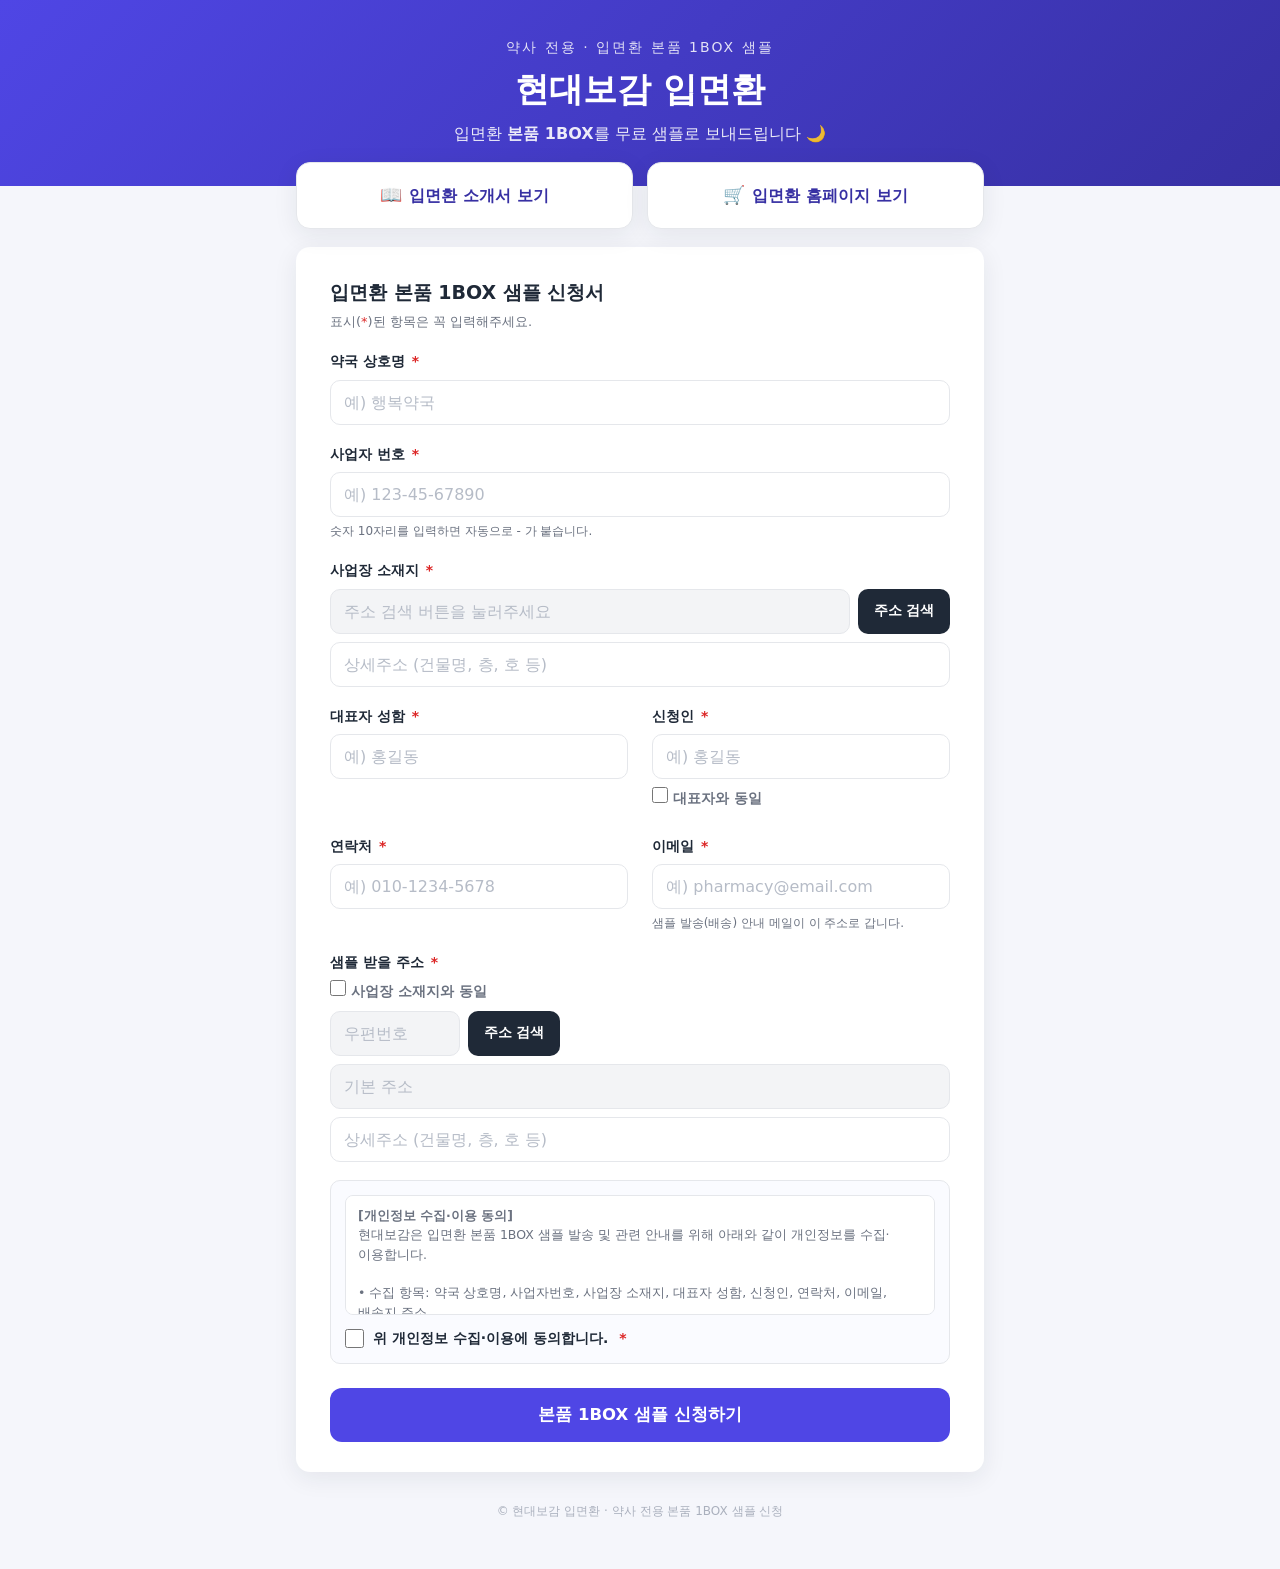
<file: index.html>
<!DOCTYPE html>
<html lang="ko">
<head>
  <meta charset="UTF-8" />
  <meta name="viewport" content="width=device-width, initial-scale=1.0" />
  <title>현대보감 입면환 본품 1BOX 샘플 신청 — 약사 전용</title>
  <meta name="description" content="약사님을 위한 현대보감 입면환 본품 1BOX 무료 샘플 신청 페이지입니다." />
  <link rel="stylesheet" href="css/style.css" />
  <!-- 다음(카카오) 우편번호 검색 서비스 (무료) -->
  <script src="//t1.daumcdn.net/mapjsapi/bundle/postcode/prod/postcode.v2.js"></script>
</head>
<body>

  <!-- ===== 상단 헤더 ===== -->
  <header class="site-header">
    <div class="brand" id="brandSub">약사 전용 · 입면환 본품 1BOX 샘플</div>
    <h1 id="brandName">현대보감 입면환</h1>
    <div class="desc">입면환 <b>본품 1BOX</b>를 무료 샘플로 보내드립니다 🌙</div>
  </header>

  <!-- ===== 상단 버튼 2개 ===== -->
  <nav class="top-buttons">
    <a class="top-btn" href="intro.html">
      <span class="ic">📖</span> 입면환 소개서 보기
    </a>
    <a class="top-btn" id="btnHomepage" href="#" target="_blank" rel="noopener">
      <span class="ic">🛒</span> 입면환 홈페이지 보기
    </a>
  </nav>

  <div class="wrap">

    <!-- ===== 신청 폼 ===== -->
    <form id="applyForm" class="card" novalidate>
      <h2>입면환 본품 1BOX 샘플 신청서</h2>
      <p class="card-desc">표시(<span style="color:#dc2626">*</span>)된 항목은 꼭 입력해주세요.</p>

      <!-- 약국 상호명 -->
      <div class="field full">
        <label>약국 상호명 <span class="req">*</span></label>
        <input type="text" id="f_pharmacy" placeholder="예) 행복약국" autocomplete="organization" />
      </div>

      <!-- 사업자번호 -->
      <div class="field full">
        <label>사업자 번호 <span class="req">*</span></label>
        <input type="text" id="f_biz" inputmode="numeric" placeholder="예) 123-45-67890" maxlength="12" />
        <div class="hint">숫자 10자리를 입력하면 자동으로 - 가 붙습니다.</div>
      </div>

      <!-- 사업장 소재지 -->
      <div class="field full">
        <label>사업장 소재지 <span class="req">*</span></label>
        <div class="addr-row">
          <input type="text" id="f_bizaddr" placeholder="주소 검색 버튼을 눌러주세요" readonly />
          <button type="button" class="btn-search" id="btnBizAddr">주소 검색</button>
        </div>
        <input type="text" id="f_bizaddr_detail" placeholder="상세주소 (건물명, 층, 호 등)" style="margin-top:8px" />
      </div>

      <!-- 대표자 성함 -->
      <div class="field">
        <label>대표자 성함 <span class="req">*</span></label>
        <input type="text" id="f_owner" placeholder="예) 홍길동" autocomplete="name" />
      </div>

      <!-- 신청인 -->
      <div class="field">
        <label>신청인 <span class="req">*</span></label>
        <input type="text" id="f_applicant" placeholder="예) 홍길동" />
        <label class="inline-check">
          <input type="checkbox" id="sameAsOwner" /> 대표자와 동일
        </label>
      </div>

      <!-- 연락처 -->
      <div class="field">
        <label>연락처 <span class="req">*</span></label>
        <input type="tel" id="f_phone" inputmode="numeric" placeholder="예) 010-1234-5678" maxlength="13" />
      </div>

      <!-- 이메일 -->
      <div class="field">
        <label>이메일 <span class="req">*</span></label>
        <input type="email" id="f_email" inputmode="email" placeholder="예) pharmacy@email.com" autocomplete="email" />
        <div class="hint">샘플 발송(배송) 안내 메일이 이 주소로 갑니다.</div>
      </div>

      <!-- 샘플 받을 주소 -->
      <div class="field full">
        <label>샘플 받을 주소 <span class="req">*</span></label>
        <label class="inline-check" style="margin-top:0;margin-bottom:8px">
          <input type="checkbox" id="sameAsBizAddr" /> 사업장 소재지와 동일
        </label>
        <div class="addr-row">
          <input type="text" id="f_zip" placeholder="우편번호" readonly style="max-width:130px" />
          <button type="button" class="btn-search" id="btnSampleAddr">주소 검색</button>
        </div>
        <input type="text" id="f_addr" placeholder="기본 주소" readonly style="margin-top:8px" />
        <input type="text" id="f_addr_detail" placeholder="상세주소 (건물명, 층, 호 등)" style="margin-top:8px" />
      </div>

      <!-- 개인정보 동의 -->
      <div class="field full">
        <div class="agree-box">
          <div class="agree-text">
            <strong>[개인정보 수집·이용 동의]</strong><br />
            현대보감은 입면환 본품 1BOX 샘플 발송 및 관련 안내를 위해 아래와 같이 개인정보를 수집·이용합니다.<br /><br />
            • 수집 항목: 약국 상호명, 사업자번호, 사업장 소재지, 대표자 성함, 신청인, 연락처, 이메일, 배송지 주소<br />
            • 이용 목적: 샘플 발송, 배송 안내, 제품 상담 및 영업 연락<br />
            • 보유 기간: 수집일로부터 3년(또는 동의 철회 시까지)<br />
            • 동의를 거부할 권리가 있으나, 거부 시 샘플 신청이 제한됩니다.
          </div>
          <label class="agree-check">
            <input type="checkbox" id="f_agree" /> 위 개인정보 수집·이용에 동의합니다. <span class="req">*</span>
          </label>
        </div>
      </div>

      <!-- 오류 메시지 영역 -->
      <div id="formMsg" class="msg msg-error hidden"></div>

      <!-- 제출 버튼 -->
      <button type="submit" class="btn" id="submitBtn" style="margin-top:6px">
        <span id="submitText">본품 1BOX 샘플 신청하기</span>
        <span id="submitSpin" class="spinner hidden"></span>
      </button>
    </form>

    <!-- ===== 신청 완료 화면 (처음엔 숨김) ===== -->
    <div id="doneScreen" class="card done hidden">
      <div class="check">✓</div>
      <h2>신청이 완료되었습니다!</h2>
      <p id="doneMsg">소중한 신청 감사합니다.<br />입면환 본품 1BOX 샘플을 빠르게 준비해서 보내드리겠습니다. 🌙</p>
      <button type="button" class="btn btn-line btn-sm" id="againBtn" style="margin-top:20px">새로 신청하기</button>
    </div>

    <div class="foot">© 현대보감 입면환 · 약사 전용 본품 1BOX 샘플 신청</div>
  </div>

  <!-- 스크립트 (순서 중요: config → api → apply) -->
  <script src="js/config.js"></script>
  <script src="js/api.js"></script>
  <script src="js/apply.js"></script>
</body>
</html>
</file>
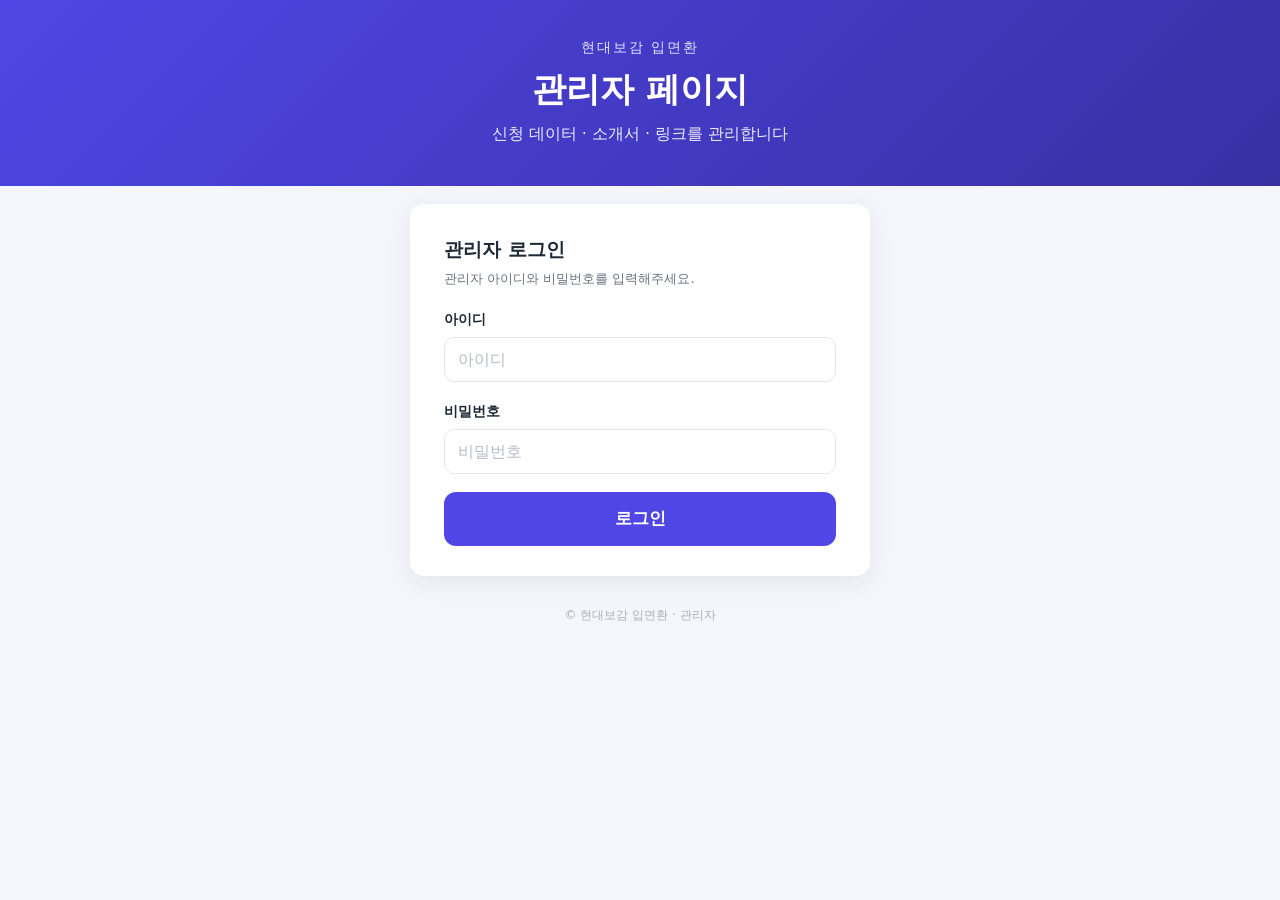
<file: admin.html>
<!DOCTYPE html>
<html lang="ko">
<head>
  <meta charset="UTF-8" />
  <meta name="viewport" content="width=device-width, initial-scale=1.0" />
  <title>관리자 페이지 — 현대보감 입면환</title>
  <meta name="robots" content="noindex, nofollow" />
  <link rel="stylesheet" href="css/style.css" />
</head>
<body>

  <header class="site-header">
    <div class="brand">현대보감 입면환</div>
    <h1>관리자 페이지</h1>
    <div class="desc">신청 데이터 · 소개서 · 링크를 관리합니다</div>
  </header>

  <div class="wrap wide">

    <!-- ===== 1) 로그인 화면 ===== -->
    <div id="loginBox" class="card">
      <h2>관리자 로그인</h2>
      <p class="card-desc">관리자 아이디와 비밀번호를 입력해주세요.</p>
      <div class="field">
        <label>아이디</label>
        <input type="text" id="loginId" placeholder="아이디" autocomplete="username" />
      </div>
      <div class="field">
        <label>비밀번호</label>
        <input type="password" id="loginPw" placeholder="비밀번호" autocomplete="current-password" />
      </div>
      <div id="loginMsg" class="msg msg-error hidden"></div>
      <button type="button" class="btn" id="loginBtn">
        <span id="loginText">로그인</span>
        <span id="loginSpin" class="spinner hidden"></span>
      </button>
    </div>

    <!-- ===== 2) 관리자 대시보드 (로그인 후) ===== -->
    <div id="dashboard" class="hidden">

      <!-- 탭 -->
      <div class="admin-tabs">
        <div class="admin-tab active" data-tab="data">📋 신청 데이터</div>
        <div class="admin-tab" data-tab="mail">📨 입점 권유 메일</div>
        <div class="admin-tab" data-tab="intro">🖼️ 소개서 이미지</div>
        <div class="admin-tab" data-tab="link">🔗 링크·알림</div>
        <div class="admin-tab" data-tab="pw">🔒 비밀번호</div>
      </div>

      <!-- (탭1) 신청 데이터: 구글 시트 임베드 -->
      <div id="tab-data" class="tab-panel card">
        <h2>신청 데이터 관리</h2>
        <p class="card-desc">아래에서 신청 내역을 직접 보고 수정할 수 있습니다. (송장번호 입력, 배송상태·계약 변경, 행 삭제 등)</p>
        <a id="openSheetBtn" class="btn btn-line btn-sm" target="_blank" rel="noopener" style="margin-bottom:10px;text-decoration:none">↗ 새 창에서 시트 크게 열기</a>
        <button type="button" id="fullscreenBtn" class="btn btn-line btn-sm" style="margin-bottom:10px;margin-left:6px">🔳 시트 전체화면</button>
        <iframe id="sheetFrame" class="sheet-frame" title="신청 데이터 시트"></iframe>
        <div class="msg msg-info" style="margin-top:12px">
          💡 시트가 "권한 필요"로 보이면, 이 브라우저에서 시트 주인 구글 계정으로 로그인되어 있는지 확인하세요.
        </div>
      </div>

      <!-- (탭) 입점 권유 메일 -->
      <div id="tab-mail" class="tab-panel hidden">

        <!-- ① 보낼 메일 내용 -->
        <div class="card mail-narrow">
          <h2>① 보낼 메일 내용</h2>
          <p class="card-desc">약국에 보낼 제목과 본문을 작성합니다. 본문에 <b>[약국명]</b>, <b>[약사명]</b>을 넣으면 발송할 때 각 약국 이름으로 자동으로 바뀝니다.</p>
          <div class="field">
            <label>메일 제목 (A안)</label>
            <input type="text" id="mailSubject" placeholder="예) 약국 전용 입면환 입점 제안" />
            <div class="hint">제목 앞에는 법에 따라 <b>(광고)</b>가 자동으로 붙습니다.</div>
          </div>
          <div class="field">
            <label>B안 제목 (A/B 테스트용)</label>
            <input type="text" id="mailSubjectB" placeholder="예) 수면 고객을 위한 입면환, 약국에 들여보세요" />
            <div class="hint">'A/B 테스트로 보내기'를 켜면, 명단 절반은 A안 제목, 나머지 절반은 B안 제목으로 보냅니다.</div>
          </div>
          <div class="field">
            <label>메일 본문</label>
            <textarea id="mailBody" rows="9" placeholder="안녕하세요. ..."></textarea>
          </div>
          <div class="field">
            <label>보내는 사람 이름</label>
            <input type="text" id="mailSenderName" placeholder="예) 현대보감" />
            <div class="hint">받는 약사에게 보이는 '보낸 사람' 이름입니다. (이메일 주소 자체는 시트를 소유한 구글 계정으로 나갑니다.)</div>
          </div>
          <div class="field">
            <label>보내는 사람 정보 (선택 — 비워도 발송됩니다)</label>
            <textarea id="mailSenderInfo" rows="3" placeholder="예) 현대보감 / 담당자 OOO / 010-0000-0000 / 서울시 ..."></textarea>
            <div class="hint">메일 맨 아래에 표시됩니다. 광고 메일은 보내는 사람 정보를 넣는 것이 원칙이라 채워두길 권합니다.</div>
          </div>
          <div class="field" style="background:#f0fdf4;border:1px solid #bbf7d0;border-radius:10px;padding:12px 14px">
            <label class="inline-check" style="font-size:14px;font-weight:700;color:var(--text);margin-top:0">
              <input type="checkbox" id="deliveryMode" /> 📬 도달률 우선 모드 (스팸함 회피)
            </label>
            <div class="hint" style="margin-top:6px">켜면 <b>추적 픽셀·링크를 빼고 단순 텍스트</b>로 보내 스팸함에 덜 빠집니다. (대신 <b>'읽음확인'은 작동 안 함</b>, 수신거부는 "회신"으로 받음) — <b>새 도메인은 켜두길 권장</b>합니다.</div>
          </div>
          <button type="button" class="btn" id="saveMailBtn">
            <span id="saveMailText">메일 내용 저장</span>
            <span id="saveMailSpin" class="spinner hidden"></span>
          </button>
          <div id="mailMsg" class="msg hidden" style="margin-top:12px;white-space:pre-line"></div>
        </div>

        <!-- ② 약국 명단 추가 -->
        <div class="card mail-narrow">
          <h2>② 약국 명단 추가</h2>
          <p class="card-desc">엑셀 양식에 채운 뒤 <b>복사·붙여넣기</b> 하거나 <b>CSV 파일</b>로 한꺼번에 올립니다. 칸 순서는 <b>약국명 · 약사/대표자명 · 이메일 · 연락처 · 주소 · 메모</b> 입니다. (빈칸은 비워두면 됩니다.)</p>
          <button type="button" class="btn btn-line btn-sm" id="downloadTemplateBtn" style="margin-bottom:18px">⬇ 엑셀 양식 내려받기</button>

          <div class="field">
            <label>방법 A · 엑셀에서 복사해서 붙여넣기</label>
            <textarea id="pasteBox" rows="6" placeholder="엑셀에서 약국명~메모 칸을 드래그로 복사한 뒤, 여기에 붙여넣기(Ctrl+V) 하세요."></textarea>
            <div class="hint">맨 윗줄이 '약국명' 같은 제목 줄이면 자동으로 건너뜁니다.</div>
          </div>
          <button type="button" class="btn" id="pasteAddBtn">
            <span id="pasteAddText">붙여넣은 명단 추가</span>
            <span id="pasteAddSpin" class="spinner hidden"></span>
          </button>

          <div class="field" style="margin-top:20px">
            <label>방법 B · CSV 파일 올리기</label>
            <input type="file" id="csvFile" accept=".csv,text/csv" />
            <div class="hint">엑셀에서 '다른 이름으로 저장 → CSV'로 만든 파일. 한글이 깨져도 자동 복구를 시도합니다.</div>
          </div>
          <button type="button" class="btn" id="csvAddBtn">
            <span id="csvAddText">CSV 파일 추가</span>
            <span id="csvAddSpin" class="spinner hidden"></span>
          </button>
          <div id="addMsg" class="msg hidden" style="margin-top:12px;white-space:pre-line"></div>
        </div>

        <!-- ②-2 전국 약국 자동 수집 (전화·우편용) -->
        <div class="card mail-narrow">
          <h2>②-2 · 전국 약국 자동 수집 (전화·우편용)</h2>
          <p class="card-desc">공공데이터로 약국(<b>약국명·주소·전화</b>)을 자동으로 DB에 추가합니다. <b>'전국'을 고르면 한 번 누르는 것으로 전국 약 2.5만 곳을 끝까지 나눠 채웁니다</b>(진행률 표시). ⚠️ <b>이메일은 제공되지 않아</b> 메일 발송엔 못 쓰고 전화·우편·방문 영업용입니다. (처음 한 번 공공데이터 인증키 발급 필요 — 사용설명서 참고)</p>
          <div class="field">
            <label>공공데이터 인증키</label>
            <input type="text" id="pharmApiKey" placeholder="공공데이터포털에서 발급받은 '일반 인증키(Encoding)'" />
            <div class="hint">한 번 입력하면 저장되어 계속 사용됩니다.</div>
          </div>
          <div class="field">
            <label>시 / 도</label>
            <select id="pharmSido">
              <option value="전국">🇰🇷 전국 (모든 시·도 한 번에)</option>
              <option value="서울특별시">서울특별시</option>
              <option value="부산광역시">부산광역시</option>
              <option value="대구광역시">대구광역시</option>
              <option value="인천광역시">인천광역시</option>
              <option value="광주광역시">광주광역시</option>
              <option value="대전광역시">대전광역시</option>
              <option value="울산광역시">울산광역시</option>
              <option value="세종특별자치시">세종특별자치시</option>
              <option value="경기도">경기도</option>
              <option value="강원도">강원도</option>
              <option value="충청북도">충청북도</option>
              <option value="충청남도">충청남도</option>
              <option value="전라북도">전라북도</option>
              <option value="전라남도">전라남도</option>
              <option value="경상북도">경상북도</option>
              <option value="경상남도">경상남도</option>
              <option value="제주특별자치도">제주특별자치도</option>
            </select>
          </div>
          <div class="field">
            <label>시 / 군 / 구 (선택 — '전국'이거나 비우면 시·도 전체)</label>
            <input type="text" id="pharmSigungu" placeholder="예) 강남구" />
          </div>
          <label class="inline-check" style="margin-bottom:12px">
            <input type="checkbox" id="collectClear" checked /> 기존 약국DB 명단을 비우고 새로 채우기 (추천 · 중복 방지)
          </label>
          <button type="button" class="btn" id="collectBtn">
            <span id="collectText">🏥 약국 자동 수집</span>
            <span id="collectSpin" class="spinner hidden"></span>
          </button>
          <div id="collectMsg" class="msg hidden" style="margin-top:12px;white-space:pre-line"></div>
        </div>

        <!-- ③ 메일 발송 -->
        <div class="card mail-narrow">
          <h2>③ 메일 발송</h2>
          <p class="card-desc">아래 ④ 시트에서 보낼 약국의 <b>선택(체크)</b> 칸을 켠 뒤 발송하세요. 먼저 <b>나에게 테스트 발송</b>으로 모양을 확인하시길 권합니다.</p>

          <div class="field">
            <label>테스트 받을 메일</label>
            <input type="text" id="testEmail" placeholder="예) 내 이메일 주소" />
          </div>
          <button type="button" class="btn btn-line" id="testSendBtn">
            <span id="testSendText">✉ 나에게 테스트 발송</span>
            <span id="testSendSpin" class="spinner hidden"></span>
          </button>

          <div class="field" style="margin-top:18px">
            <label>하루 최대 발송 통수</label>
            <input type="number" id="dailyLimit" min="1" max="1500" placeholder="90" />
            <div class="hint">구글 계정 하루 한도(보통 100통) 안에서, 한 번/하루에 보낼 최대 개수입니다.</div>
          </div>
          <label class="inline-check" style="margin-bottom:14px">
            <input type="checkbox" id="abCheck" /> A/B 테스트로 보내기 (제목 A·B를 절반씩)
          </label>
          <button type="button" class="btn" id="sendBtn">
            <span id="sendText">🚀 선택한(체크한) 약국에 지금 발송</span>
            <span id="sendSpin" class="spinner hidden"></span>
          </button>
          <div id="sendMsg" class="msg hidden" style="margin-top:12px;white-space:pre-line"></div>

          <hr style="border:none;border-top:1px solid #eee;margin:22px 0" />

          <h2 style="font-size:15px">⏰ 예약 / 하루 분할 발송</h2>
          <p class="card-desc">체크해둔 약국을 정한 시각에 자동 발송하거나, 매일 조금씩 나눠 보낼 수 있습니다.</p>
          <div id="scheduleStatus" class="msg msg-info" style="margin-bottom:12px">현재 예약/자동 발송 없음</div>
          <div class="field">
            <label>예약 발송 — 보낼 시각</label>
            <input type="datetime-local" id="scheduleAt" />
          </div>
          <button type="button" class="btn btn-line btn-sm" id="scheduleBtn">
            <span id="scheduleText">📅 이 시각에 1회 예약</span>
            <span id="scheduleSpin" class="spinner hidden"></span>
          </button>
          <button type="button" class="btn btn-line btn-sm" id="autoDailyBtn" style="margin-left:6px">
            <span id="autoDailyText">🔁 하루 분할 자동발송 켜기</span>
            <span id="autoDailySpin" class="spinner hidden"></span>
          </button>
          <button type="button" class="btn btn-line btn-sm" id="cancelScheduleBtn" style="margin-left:6px">✖ 예약·자동 모두 취소</button>
          <div id="scheduleMsg" class="msg hidden" style="margin-top:12px;white-space:pre-line"></div>

          <hr style="border:none;border-top:1px solid #eee;margin:22px 0" />

          <h2 style="font-size:15px">📥 답장 확인 · 📊 A/B 결과</h2>
          <button type="button" class="btn btn-line btn-sm" id="replyBtn">
            <span id="replyText">📥 답장(회신) 지금 확인</span>
            <span id="replySpin" class="spinner hidden"></span>
          </button>
          <button type="button" class="btn btn-line btn-sm" id="abStatsBtn" style="margin-left:6px">
            <span id="abStatsText">📊 A/B 읽음률 보기</span>
            <span id="abStatsSpin" class="spinner hidden"></span>
          </button>
          <div class="hint" style="margin-top:8px">답장은 매일 자동으로도 확인되어, 아래 시트의 '회신' 칸에 표시됩니다.</div>
          <div id="toolsMsg" class="msg hidden" style="margin-top:12px;white-space:pre-line"></div>
        </div>

        <!-- ④ 약국DB 시트 -->
        <div class="card" id="mailSheetBox">
          <h2>④ 약국DB (여기서 체크하세요)</h2>
          <p class="card-desc">보낼 약국의 'B열 선택' 체크박스를 켜고, 위 [선택한 약국에 발송]을 누르세요. 발송·읽음 결과도 여기에 표시됩니다.</p>
          <a id="openMailSheetBtn" class="btn btn-line btn-sm" target="_blank" rel="noopener" style="margin-bottom:10px;text-decoration:none">↗ 새 창에서 시트 크게 열기</a>
          <button type="button" id="mailFullscreenBtn" class="btn btn-line btn-sm" style="margin-bottom:10px;margin-left:6px">🔳 시트 전체화면</button>
          <iframe id="mailSheetFrame" class="sheet-frame" title="약국DB 시트"></iframe>
          <div class="msg msg-info" style="margin-top:12px">
            💡 명단을 추가한 뒤에는 이 시트가 자동으로 새로고침됩니다. 혹시 안 보이면 위 [새 창에서 열기]로 확인하세요.
          </div>
        </div>

      </div>

      <!-- (탭2) 소개서 이미지 -->
      <div id="tab-intro" class="tab-panel card hidden">
        <h2>소개서 이미지 관리</h2>
        <p class="card-desc">소개서로 보여줄 이미지를 올리거나 지울 수 있습니다. (여러 장 가능 · 위에서부터 순서대로 표시)</p>
        <div class="field">
          <label>이미지 올리기</label>
          <input type="file" id="introFile" accept="image/*" />
          <div class="hint">JPG, PNG 등 이미지 파일. 한 번에 한 장씩 올라갑니다.</div>
        </div>
        <button type="button" class="btn" id="uploadBtn">
          <span id="uploadText">이 이미지 올리기</span>
          <span id="uploadSpin" class="spinner hidden"></span>
        </button>
        <div id="uploadMsg" class="msg hidden" style="margin-top:12px"></div>

        <h2 style="margin-top:26px;font-size:15px">현재 등록된 소개서</h2>
        <div id="introList" style="margin-top:10px"></div>
      </div>

      <!-- (탭3) 링크 · 알림 -->
      <div id="tab-link" class="tab-panel card hidden">
        <h2>링크 · 알림 설정</h2>
        <p class="card-desc">구매 페이지 주소와, 신청 알림을 받을 메일을 설정합니다.</p>
        <div class="field">
          <label>구매 페이지 주소</label>
          <input type="text" id="homepageUrl" placeholder="https://..." />
          <div class="hint">[입면환 홈페이지 보기] 버튼을 누르면 이동할 주소입니다.</div>
        </div>
        <div class="field">
          <label>알림 받을 메일</label>
          <input type="text" id="notifyEmail" placeholder="예) repotion7@naver.com, repotion7@gmail.com" />
          <div class="hint">새 신청이 들어오면 이 메일로 알림이 갑니다. 여러 개를 받으려면 쉼표(,)로 구분하세요. (네이버+지메일 동시 추천)</div>
        </div>
        <button type="button" class="btn" id="saveLinkBtn">
          <span id="saveLinkText">저장하기</span>
          <span id="saveLinkSpin" class="spinner hidden"></span>
        </button>
        <div id="linkMsg" class="msg hidden" style="margin-top:12px"></div>
      </div>

      <!-- (탭4) 비밀번호 변경 -->
      <div id="tab-pw" class="tab-panel card hidden">
        <h2>관리자 정보 변경</h2>
        <p class="card-desc">아이디 또는 비밀번호를 바꿉니다. (바꾸지 않을 항목은 비워두세요)</p>
        <div class="field">
          <label>새 아이디 (선택)</label>
          <input type="text" id="newId" placeholder="비워두면 기존 아이디 유지" autocomplete="off" />
        </div>
        <div class="field">
          <label>새 비밀번호 (선택)</label>
          <input type="password" id="newPw" placeholder="비워두면 기존 비밀번호 유지" autocomplete="new-password" />
        </div>
        <button type="button" class="btn" id="savePwBtn">
          <span id="savePwText">변경하기</span>
          <span id="savePwSpin" class="spinner hidden"></span>
        </button>
        <div id="pwMsg" class="msg hidden" style="margin-top:12px"></div>
      </div>

      <button type="button" class="btn btn-line btn-sm" id="logoutBtn" style="margin-top:18px">로그아웃</button>
    </div>

    <div class="foot">© 현대보감 입면환 · 관리자</div>
  </div>

  <script src="js/config.js"></script>
  <script src="js/api.js"></script>
  <script src="js/admin.js"></script>
</body>
</html>
</file>
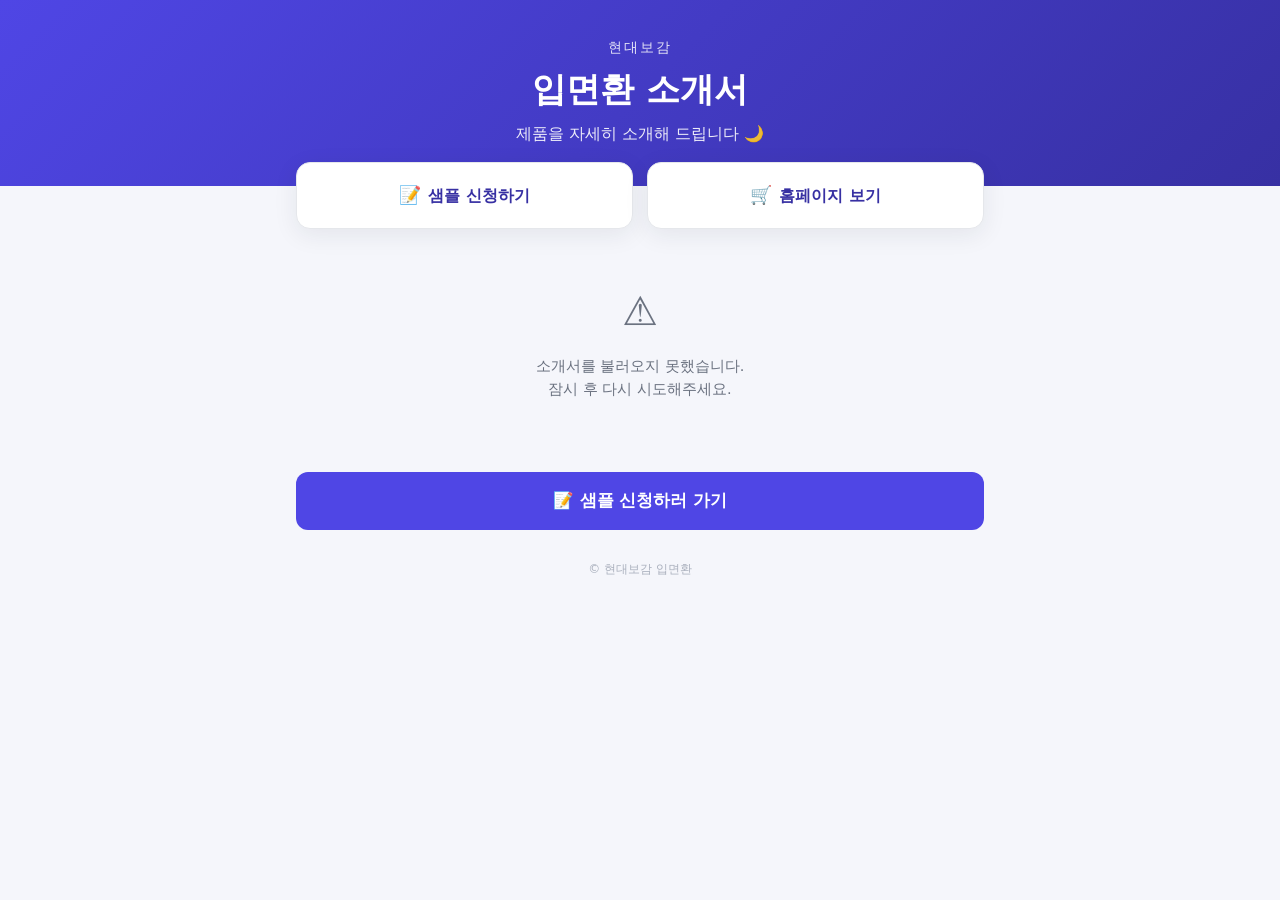
<file: intro.html>
<!DOCTYPE html>
<html lang="ko">
<head>
  <meta charset="UTF-8" />
  <meta name="viewport" content="width=device-width, initial-scale=1.0" />
  <title>입면환 소개서 — 현대보감</title>
  <meta name="description" content="현대보감 입면환 제품 소개서입니다." />
  <link rel="stylesheet" href="css/style.css" />
</head>
<body>

  <header class="site-header">
    <div class="brand">현대보감</div>
    <h1>입면환 소개서</h1>
    <div class="desc">제품을 자세히 소개해 드립니다 🌙</div>
  </header>

  <nav class="top-buttons">
    <a class="top-btn" href="index.html">
      <span class="ic">📝</span> 샘플 신청하기
    </a>
    <a class="top-btn" id="btnHomepage" href="#" target="_blank" rel="noopener">
      <span class="ic">🛒</span> 홈페이지 보기
    </a>
  </nav>

  <div class="wrap">
    <!-- 로딩 표시 -->
    <div id="introLoading" class="empty-state">
      <div class="big">⏳</div>
      소개서를 불러오는 중입니다...
    </div>

    <!-- 소개서 이미지가 표시될 영역 -->
    <div id="introImages" class="intro-images card hidden" style="padding:14px"></div>

    <!-- 소개서가 아직 없을 때 -->
    <div id="introEmpty" class="empty-state hidden">
      <div class="big">📭</div>
      아직 등록된 소개서가 없습니다.<br />곧 준비될 예정입니다.
    </div>

    <a href="index.html" class="btn" style="margin-top:20px;text-decoration:none">📝 샘플 신청하러 가기</a>

    <div class="foot">© 현대보감 입면환</div>
  </div>

  <script src="js/config.js"></script>
  <script src="js/api.js"></script>
  <script src="js/intro.js"></script>
</body>
</html>
</file>
<file: css/style.css>
/* =========================================================================
 * style.css — 사이트 전체 공통 디자인
 * 입면환(수면 도움) 제품에 어울리는 차분한 색감 + 모바일 우선 디자인
 * ========================================================================= */

/* ----- 0. 색상/기본값 정의 (여기 값을 바꾸면 전체 색이 바뀝니다) ----- */
:root {
  --primary: #4f46e5;          /* 메인 색 (인디고) */
  --primary-dark: #3730a3;
  --primary-light: #eef2ff;
  --accent: #14b8a6;           /* 강조 색 (틸) */
  --text: #1f2937;             /* 기본 글자색 */
  --text-soft: #6b7280;        /* 옅은 글자색 */
  --border: #e5e7eb;           /* 테두리 */
  --bg: #f5f6fb;               /* 배경 */
  --white: #ffffff;
  --danger: #dc2626;
  --success: #16a34a;
  --radius: 14px;
  --shadow: 0 6px 24px rgba(31, 41, 55, 0.08);
  --shadow-lg: 0 12px 40px rgba(31, 41, 55, 0.14);
  --maxw: 640px;
}

/* ----- 1. 기본 초기화 ----- */
* { box-sizing: border-box; margin: 0; padding: 0; }

html { -webkit-text-size-adjust: 100%; }

body {
  font-family: "Pretendard", -apple-system, BlinkMacSystemFont, "Apple SD Gothic Neo",
    "Malgun Gothic", "맑은 고딕", system-ui, sans-serif;
  color: var(--text);
  background: var(--bg);
  line-height: 1.6;
  word-break: keep-all;       /* 한글 줄바꿈 자연스럽게 */
  -webkit-font-smoothing: antialiased;
}

img { max-width: 100%; display: block; }

a { color: inherit; }

/* ----- 2. 레이아웃 ----- */
.wrap {
  max-width: var(--maxw);
  margin: 0 auto;
  padding: 0 16px 48px;
}

/* ----- 3. 상단 헤더 + 버튼 2개 ----- */
.site-header {
  background: linear-gradient(135deg, var(--primary) 0%, var(--primary-dark) 100%);
  color: var(--white);
  padding: 22px 16px 24px;
  text-align: center;
}
.site-header .brand {
  font-size: 13px;
  letter-spacing: 2px;
  opacity: 0.85;
  margin-bottom: 4px;
}
.site-header h1 {
  font-size: 22px;
  font-weight: 800;
  margin-bottom: 4px;
}
.site-header .desc {
  font-size: 13.5px;
  opacity: 0.9;
}

/* 상단 버튼 2개 */
.top-buttons {
  max-width: var(--maxw);
  margin: -18px auto 0;
  padding: 0 16px;
  display: grid;
  grid-template-columns: 1fr 1fr;
  gap: 10px;
}
.top-btn {
  display: flex;
  align-items: center;
  justify-content: center;
  gap: 7px;
  background: var(--white);
  color: var(--primary-dark);
  border: 1px solid var(--border);
  border-radius: var(--radius);
  padding: 14px 10px;
  font-size: 14.5px;
  font-weight: 700;
  text-decoration: none;
  box-shadow: var(--shadow);
  transition: transform 0.12s ease, box-shadow 0.12s ease;
}
.top-btn:hover { transform: translateY(-2px); box-shadow: var(--shadow-lg); }
.top-btn:active { transform: translateY(0); }
.top-btn .ic { font-size: 18px; }

/* ----- 4. 카드 ----- */
.card {
  background: var(--white);
  border-radius: var(--radius);
  box-shadow: var(--shadow);
  padding: 22px 18px;
  margin-top: 18px;
}
.card h2 {
  font-size: 17px;
  font-weight: 800;
  margin-bottom: 4px;
}
.card .card-desc {
  font-size: 13px;
  color: var(--text-soft);
  margin-bottom: 18px;
}

/* ----- 5. 입력폼 ----- */
.field { margin-bottom: 16px; }
.field > label {
  display: block;
  font-size: 14px;
  font-weight: 700;
  margin-bottom: 7px;
}
.field .req { color: var(--danger); margin-left: 2px; }
.field .hint {
  font-size: 12px;
  color: var(--text-soft);
  margin-top: 5px;
}

input[type="text"],
input[type="tel"],
input[type="email"],
input[type="number"],
input[type="password"],
textarea,
select {
  width: 100%;
  font-size: 16px;           /* 16px 미만이면 모바일에서 화면이 확대됨 → 16 유지 */
  font-family: inherit;
  color: var(--text);
  background: var(--white);
  border: 1.5px solid var(--border);
  border-radius: 10px;
  padding: 12px 13px;
  transition: border-color 0.12s ease, box-shadow 0.12s ease;
}
input:focus, textarea:focus, select:focus {
  outline: none;
  border-color: var(--primary);
  box-shadow: 0 0 0 3px var(--primary-light);
}
input::placeholder, textarea::placeholder { color: #b6bcc7; }
input[readonly] { background: #f3f4f6; color: var(--text-soft); }

/* 주소 검색 줄 */
.addr-row { display: flex; gap: 8px; }
.addr-row input { flex: 1; }
.btn-search {
  flex: 0 0 auto;
  white-space: nowrap;
  background: var(--text);
  color: var(--white);
  border: none;
  border-radius: 10px;
  padding: 0 16px;
  font-size: 14px;
  font-weight: 700;
  cursor: pointer;
}
.btn-search:hover { background: #111827; }

/* 작은 보조 체크박스 (예: ~와 동일) */
.inline-check {
  display: inline-flex;
  align-items: center;
  gap: 6px;
  font-size: 13px;
  color: var(--text-soft);
  margin-top: 8px;
  cursor: pointer;
  user-select: none;
}
.inline-check input { width: 16px; height: 16px; }

/* ----- 6. 개인정보 동의 박스 ----- */
.agree-box {
  border: 1.5px solid var(--border);
  border-radius: 10px;
  padding: 14px;
  background: #fafbff;
}
.agree-box .agree-text {
  font-size: 12.5px;
  color: var(--text-soft);
  max-height: 120px;
  overflow-y: auto;
  background: var(--white);
  border: 1px solid var(--border);
  border-radius: 8px;
  padding: 10px 12px;
  margin-bottom: 12px;
  line-height: 1.55;
}
.agree-check {
  display: flex;
  align-items: center;
  gap: 9px;
  font-size: 14px;
  font-weight: 700;
  cursor: pointer;
  user-select: none;
}
.agree-check input { width: 19px; height: 19px; accent-color: var(--primary); }

/* ----- 7. 버튼 ----- */
.btn {
  display: inline-flex;
  align-items: center;
  justify-content: center;
  gap: 8px;
  width: 100%;
  font-size: 16.5px;
  font-weight: 800;
  font-family: inherit;
  color: var(--white);
  background: var(--primary);
  border: none;
  border-radius: 12px;
  padding: 16px;
  cursor: pointer;
  transition: background 0.12s ease, transform 0.08s ease;
}
.btn:hover { background: var(--primary-dark); }
.btn:active { transform: scale(0.99); }
.btn:disabled { background: #9aa0b5; cursor: not-allowed; transform: none; }
.btn-line {
  background: var(--white);
  color: var(--primary-dark);
  border: 1.5px solid var(--primary);
}
.btn-line:hover { background: var(--primary-light); }
.btn-danger { background: var(--danger); }
.btn-danger:hover { background: #b91c1c; }
.btn-sm { width: auto; padding: 9px 14px; font-size: 14px; border-radius: 9px; }

/* ----- 8. 알림 메시지 ----- */
.msg { font-size: 14px; padding: 12px 14px; border-radius: 10px; margin-top: 14px; }
.msg-error { background: #fef2f2; color: var(--danger); border: 1px solid #fecaca; }
.msg-info { background: #eff6ff; color: #1d4ed8; border: 1px solid #bfdbfe; }
.msg-success { background: #f0fdf4; color: var(--success); border: 1px solid #bbf7d0; }
.hidden { display: none !important; }

/* ----- 9. 로딩 스피너 ----- */
.spinner {
  width: 20px; height: 20px;
  border: 3px solid rgba(255, 255, 255, 0.45);
  border-top-color: var(--white);
  border-radius: 50%;
  animation: spin 0.8s linear infinite;
}
@keyframes spin { to { transform: rotate(360deg); } }

/* ----- 10. 신청 완료 화면 ----- */
.done {
  text-align: center;
  padding: 36px 18px;
}
.done .check {
  width: 76px; height: 76px;
  margin: 0 auto 18px;
  background: var(--success);
  color: #fff;
  border-radius: 50%;
  display: flex; align-items: center; justify-content: center;
  font-size: 42px;
}
.done h2 { font-size: 21px; margin-bottom: 8px; }
.done p { color: var(--text-soft); font-size: 14.5px; }

/* ----- 11. 소개서 페이지 ----- */
.intro-images img {
  width: 100%;
  border-radius: 10px;
  margin-bottom: 12px;
  box-shadow: var(--shadow);
}
.empty-state {
  text-align: center;
  color: var(--text-soft);
  padding: 50px 20px;
  font-size: 14.5px;
}
.empty-state .big { font-size: 40px; margin-bottom: 12px; }

/* ----- 12. 관리자 페이지 ----- */
.admin-tabs {
  display: flex;
  gap: 6px;
  margin-top: 18px;
  flex-wrap: wrap;
}
.admin-tab {
  flex: 1;
  min-width: 120px;
  text-align: center;
  background: var(--white);
  border: 1.5px solid var(--border);
  border-radius: 10px;
  padding: 11px 8px;
  font-size: 13.5px;
  font-weight: 700;
  color: var(--text-soft);
  cursor: pointer;
}
.admin-tab.active { background: var(--primary); color: #fff; border-color: var(--primary); }
.sheet-frame {
  width: 100%;
  height: 76vh;
  min-height: 480px;
  border: 1px solid var(--border);
  border-radius: 10px;
  margin-top: 6px;
}
/* 로그인/설정 폼은 적당한 너비로 가운데 정렬 (시트 탭만 넓게 사용) */
#loginBox { max-width: 460px; margin-left: auto; margin-right: auto; }
#tab-intro, #tab-link, #tab-pw { max-width: 760px; }

/* 신청 데이터 탭: 박스를 브라우저 가로 거의 꽉 차게 (양옆 살짝 여백) */
#tab-data {
  width: 96vw;
  max-width: 96vw;
  margin-left: calc(50% - 48vw);
  margin-right: calc(50% - 48vw);
  padding: 14px 16px;
}
/* '시트 전체화면' 모드: 화면 전체를 덮어 가장 넓게 */
#tab-data.fullscreen {
  position: fixed;
  inset: 0;
  z-index: 9999;
  width: 100vw;
  max-width: 100vw;
  margin: 0;
  border-radius: 0;
  padding: 8px 10px;
  overflow: auto;
}
#tab-data.fullscreen .sheet-frame { height: calc(100vh - 58px); }

/* 입점 권유 메일 탭: 시트는 넓게, 입력 영역(.mail-narrow)은 가운데 좁게 */
#tab-mail {
  width: 96vw;
  max-width: 96vw;
  margin-left: calc(50% - 48vw);
  margin-right: calc(50% - 48vw);
}
#tab-mail .mail-narrow { max-width: 860px; margin-left: auto; margin-right: auto; }
#tab-mail .card { margin-top: 16px; }
/* 약국DB 시트 전체화면 모드 */
#mailSheetBox.fullscreen {
  position: fixed;
  inset: 0;
  z-index: 9999;
  width: 100vw;
  max-width: 100vw;
  margin: 0;
  border-radius: 0;
  padding: 8px 10px;
  overflow: auto;
}
#mailSheetBox.fullscreen .sheet-frame { height: calc(100vh - 120px); }

.intro-admin-item {
  display: flex;
  align-items: center;
  gap: 12px;
  border: 1px solid var(--border);
  border-radius: 10px;
  padding: 10px;
  margin-bottom: 10px;
}
.intro-admin-item img { width: 70px; height: 70px; object-fit: cover; border-radius: 8px; }
.intro-admin-item .name { flex: 1; font-size: 13.5px; word-break: break-all; }

/* 페이지 하단 작은 글씨 */
.foot {
  text-align: center;
  font-size: 12px;
  color: #aab0bd;
  margin-top: 30px;
}
.foot a { color: #aab0bd; }

/* ----- 13. PC(넓은 화면) 반응형 최적화 ----- */
@media (min-width: 760px) {
  /* 본문 기본 너비를 조금 넓힘 (모바일은 그대로) */
  :root { --maxw: 720px; }

  /* 헤더를 시원하게 */
  .site-header { padding: 36px 16px 40px; }
  .site-header .brand { font-size: 14px; }
  .site-header h1 { font-size: 30px; }
  .site-header .desc { font-size: 15px; }

  /* 상단 버튼 2개도 크게 */
  .top-buttons { gap: 14px; margin-top: -24px; }
  .top-btn { padding: 18px 12px; font-size: 16px; }

  /* 카드 여백 넉넉하게 */
  .card { padding: 30px 34px; }
  .card h2 { font-size: 19px; }

  /* ★ 신청 폼: PC에서는 좌우 2칸으로 배치 */
  #applyForm {
    display: grid;
    grid-template-columns: 1fr 1fr;
    column-gap: 24px;
    align-items: start;
  }
  /* 제목·안내·오류·제출버튼과 'full' 표시된 항목은 한 줄 전체 차지 */
  #applyForm > h2,
  #applyForm > .card-desc,
  #applyForm > #formMsg,
  #applyForm > #submitBtn,
  #applyForm > .field.full {
    grid-column: 1 / -1;
  }
  .field { margin-bottom: 18px; }

  /* 관리자 페이지: 구글 시트를 넓게 보도록 */
  .wrap.wide { max-width: 1080px; }
  .sheet-frame { height: 86vh; }

  /* 신청 완료 화면 여백 */
  .done { padding: 48px 24px; }
}

/* 아주 큰 화면(데스크톱 모니터)에서 살짝 더 시원하게 */
@media (min-width: 1100px) {
  .site-header h1 { font-size: 34px; }
  .site-header .desc { font-size: 16px; }
}
</file>
